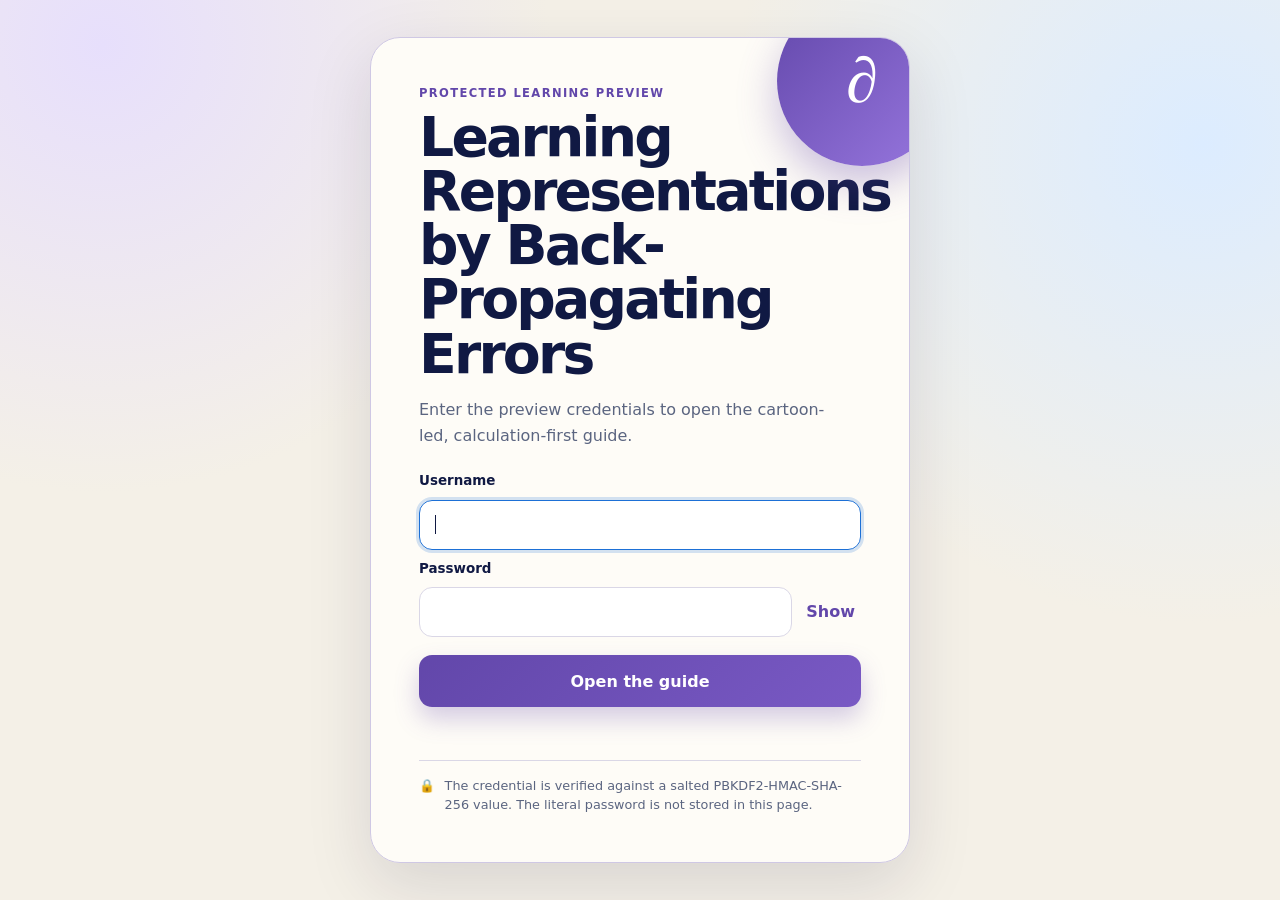
<file: index.html>
<!doctype html>
<html lang="en">
<head>
  <meta charset="utf-8">
  <meta name="viewport" content="width=device-width,initial-scale=1">
  <meta http-equiv="refresh" content="0;url=site/">
  <link rel="canonical" href="site/">
  <title>Learning Representations by Back-Propagating Errors</title>
</head>
<body><p><a href="site/">Open the illustrated learning guide</a></p></body>
</html>
</file>
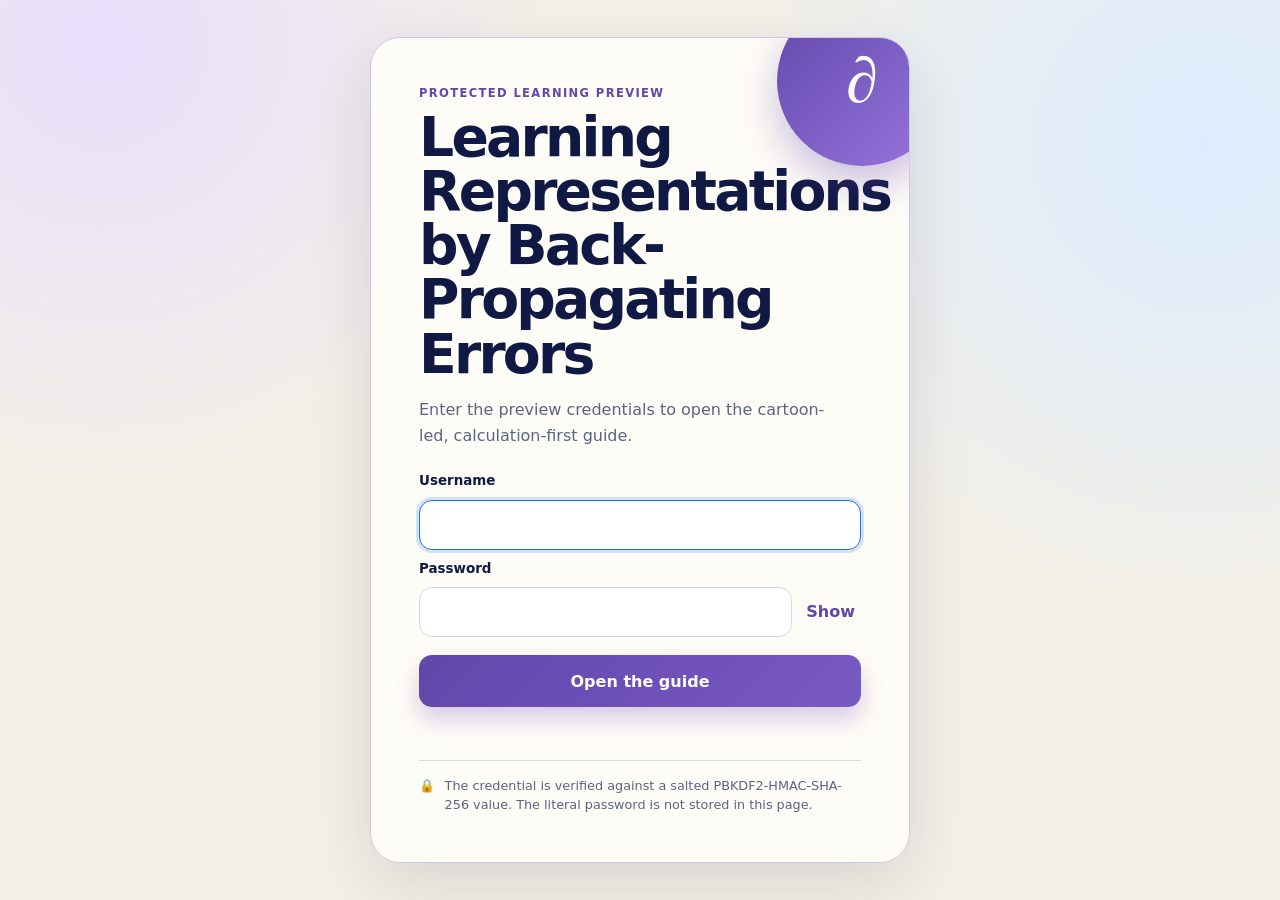
<file: site/index.html>
<!doctype html>
<html lang="en">
<head>
  <meta charset="utf-8">
  <meta name="viewport" content="width=device-width,initial-scale=1">
  <meta name="description" content="An illustrated guide to Learning Representations by Back-Propagating Errors.">
  <meta http-equiv="Content-Security-Policy" content="default-src 'self'; script-src 'self'; style-src 'self'; img-src 'self' data:; connect-src 'self'; object-src 'none'; base-uri 'none'; form-action 'self'">
  <title>Backpropagation, From the Ground Up</title>
  <link rel="stylesheet" href="./style.css">
  <link rel="stylesheet" href="./part3.css">
  <link rel="stylesheet" href="./visual-cards.css">
  <script src="./app.js" defer></script>
  <script src="./classification-consistency.js" defer></script>
  <script src="./visual-enhancements.js" defer></script>
</head>
<body>
  <section id="login" class="login">
    <div class="card">
      <div class="orb" aria-hidden="true">∂</div>
      <div class="eyebrow">Protected learning preview</div>
      <h1>Learning Representations by Back-Propagating Errors</h1>
      <p class="intro">Enter the preview credentials to open the cartoon-led, calculation-first guide.</p>
      <form id="form">
        <label for="user">Username</label>
        <input id="user" autocomplete="username" required>
        <label for="pass">Password</label>
        <div class="pw">
          <input id="pass" type="password" autocomplete="current-password" required>
          <button id="toggle" class="show" type="button">Show</button>
        </div>
        <button id="submit" class="primary" type="submit">Open the guide</button>
        <p id="status" class="status" role="status"></p>
      </form>
      <div class="security"><span>🔒</span><span>The credential is verified against a salted PBKDF2-HMAC-SHA-256 value. The literal password is not stored in this page.</span></div>
    </div>
  </section>

  <div id="app" hidden>
    <header class="top">
      <a class="brand" href="#home"><span class="mark">∂</span><span><strong>Backpropagation</strong><small>from the ground up</small></span></a>
      <button id="lock" class="lock">Lock guide</button>
    </header>
    <div class="layout">
      <aside class="side">
        <div class="eyebrow">Rumelhart, Hinton &amp; Williams · 1986</div>
        <p>Nine classification-focused lessons, runnable code, representation explorers, and gradient labs.</p>
        <nav id="nav" class="nav"></nav>
      </aside>
      <main id="main"></main>
    </div>
    <footer class="footer">Original educational companion. The paper itself is not reproduced.</footer>
  </div>
</body>
</html>
</file>
<file: site/style.css>
:root {
  --ink:#101943; --muted:#5b6580; --paper:#fffdf8; --canvas:#f4f0e7;
  --purple:#6247aa; --blue:#1d70d6; --teal:#0d8b83; --gold:#e5a928;
  --red:#cc4e55; --line:#dad7e6; --shadow:0 22px 65px rgba(30,24,65,.13);
}
* { box-sizing:border-box; }
html { scroll-behavior:smooth; }
body { margin:0; font-family:Inter,ui-sans-serif,system-ui,-apple-system,"Segoe UI",sans-serif; color:var(--ink); background:radial-gradient(circle at 8% 5%,#e7dffc 0,transparent 28rem),radial-gradient(circle at 94% 16%,#dcecff 0,transparent 30rem),var(--canvas); }
button,input { font:inherit; }
button { cursor:pointer; }
[hidden] { display:none!important; }
a { color:inherit; }
.eyebrow { color:var(--purple); font-size:.72rem; font-weight:850; letter-spacing:.12em; text-transform:uppercase; }
.login { min-height:100vh; display:grid; place-items:center; padding:1.25rem; }
.card { position:relative; width:min(540px,100%); overflow:hidden; padding:clamp(1.5rem,5vw,3rem); border:1px solid #cfc8e4; border-radius:30px; background:rgba(255,253,248,.95); box-shadow:var(--shadow); }
.orb { position:absolute; right:-38px; top:-42px; width:170px; height:170px; border-radius:50%; display:grid; place-items:center; color:#fff; font:700 4rem Georgia; background:linear-gradient(135deg,var(--purple),#9877df); box-shadow:0 18px 40px #6247aa55; }
.card h1 { max-width:430px; margin:.65rem 0 1rem; font-size:clamp(2rem,7vw,3.45rem); line-height:.98; letter-spacing:-.05em; }
.intro { max-width:430px; color:var(--muted); line-height:1.65; }
form { position:relative; z-index:2; display:grid; gap:.7rem; margin-top:1.5rem; }
label { font-size:.84rem; font-weight:800; }
input { width:100%; min-height:50px; padding:.8rem .95rem; border:1px solid var(--line); border-radius:13px; background:#fff; color:var(--ink); }
input:focus { outline:3px solid #1d70d630; border-color:var(--blue); }
.pw { display:grid; grid-template-columns:1fr auto; gap:.5rem; }
.show,.lock { border:0; background:transparent; color:var(--purple); font-weight:800; }
.primary { min-height:52px; margin-top:.45rem; border:0; border-radius:13px; color:#fff; font-weight:850; background:linear-gradient(135deg,var(--purple),#7959c4); box-shadow:0 12px 25px #6247aa44; }
.primary:disabled { opacity:.65; }
.status { min-height:1.3rem; margin:.1rem 0; color:var(--red); font-size:.88rem; font-weight:750; }
.security { display:flex; gap:.6rem; margin-top:1.1rem; padding-top:1rem; border-top:1px solid var(--line); color:var(--muted); font-size:.8rem; line-height:1.45; }
.top { position:sticky; top:0; z-index:20; display:flex; align-items:center; justify-content:space-between; min-height:68px; padding:.7rem clamp(1rem,4vw,3rem); border-bottom:1px solid #dad7e6cc; background:#fffdf8e8; backdrop-filter:blur(14px); }
.brand { display:flex; align-items:center; gap:.7rem; text-decoration:none; }
.mark { display:grid; place-items:center; width:42px; height:42px; border-radius:13px; color:#fff; font:700 1.7rem Georgia; background:var(--purple); }
.brand strong,.brand small { display:block; }
.brand small { color:var(--muted); }
.layout { display:grid; grid-template-columns:270px minmax(0,980px); gap:clamp(1rem,4vw,3rem); width:min(1340px,calc(100% - 2rem)); margin:2rem auto 5rem; align-items:start; }
.side { position:sticky; top:92px; }
.side p { color:var(--muted); font-size:.9rem; line-height:1.5; }
.nav { display:grid; gap:.45rem; }
.nav a { display:grid; grid-template-columns:34px 1fr; align-items:center; gap:.6rem; padding:.7rem; border:1px solid transparent; border-radius:13px; text-decoration:none; font-size:.88rem; font-weight:750; }
.nav a:hover { border-color:var(--line); background:#ffffffaa; }
.n { display:grid; place-items:center; width:32px; height:32px; border-radius:10px; color:var(--purple); background:#6247aa14; }
.hero,.chapter,.lab { scroll-margin-top:88px; margin-bottom:1.4rem; padding:clamp(1.15rem,4vw,2.5rem); border:1px solid var(--line); border-radius:24px; background:var(--paper); box-shadow:0 15px 48px #241d4a12; }
.hero { position:relative; overflow:hidden; padding:clamp(1.4rem,5vw,3.6rem); }
.hero:after { content:"∂"; position:absolute; right:-2rem; bottom:-5rem; color:#6247aa0d; font:700 20rem Georgia; }
.hero h1 { position:relative; max-width:800px; margin:.65rem 0 1rem; font-size:clamp(2.6rem,7vw,5.4rem); line-height:.96; letter-spacing:-.055em; }
.lead { max-width:740px; color:var(--muted); font-size:clamp(1rem,2vw,1.25rem); line-height:1.7; }
.pills { display:flex; flex-wrap:wrap; gap:.5rem; }
.pills span { padding:.48rem .7rem; border-radius:999px; color:var(--purple); background:#6247aa14; font-size:.82rem; font-weight:750; }
.heading { display:grid; grid-template-columns:auto 1fr; gap:1rem; }
.num { display:grid; place-items:center; width:48px; height:48px; border-radius:15px; color:#fff; background:var(--purple); font-weight:900; }
.kicker { color:var(--purple); font-size:.72rem; font-weight:850; letter-spacing:.1em; text-transform:uppercase; }
.heading h2 { margin:.2rem 0 .4rem; font-size:clamp(1.8rem,4vw,3rem); letter-spacing:-.035em; }
.summary { margin:0; color:var(--muted); line-height:1.6; }
.chapter>img { display:block; width:100%; height:auto; margin:1.4rem 0; border:1px solid var(--line); border-radius:18px; background:#f0edf6; }
.copy { color:#293451; font-size:1.01rem; line-height:1.75; }
.copy h3 { margin:1.5rem 0 .5rem; color:var(--ink); }
.copy p { margin:.72rem 0; }
.copy ul { padding-left:1.25rem; }
.copy li { margin:.4rem 0; }
.copy blockquote { margin:1rem 0; padding:.8rem 1rem; border-left:4px solid var(--gold); background:#fff7df; }
.copy pre { overflow:auto; padding:1rem; border-radius:13px; color:#f8f8ff; background:#171b37; }
.copy code { font-family:ui-monospace,SFMono-Regular,Menlo,monospace; }
.copy :not(pre)>code { padding:.12rem .32rem; border-radius:.3rem; color:#49347f; background:#eee9fb; }
.takeaways { display:grid; gap:.55rem; margin-top:1.2rem; padding:1rem; border-radius:15px; background:#f2f7ff; }
.takeaways div:before { content:"✓"; display:inline-grid; place-items:center; width:22px; height:22px; margin-right:.55rem; border-radius:50%; color:#fff; background:var(--teal); font-size:.72rem; font-weight:900; }
.data-story,.representation-story { margin:1.5rem 0; padding:clamp(1rem,3vw,1.5rem); border:1px solid #cfc8e4; border-radius:22px; background:linear-gradient(135deg,#f7f2ff,#eef7ff); }
.story-flow { display:grid; grid-template-columns:1fr auto 1.25fr auto 1fr; align-items:center; gap:.8rem; }
.story-card { min-height:150px; display:grid; align-content:center; justify-items:center; gap:.45rem; padding:1rem; border:1px solid #ded9ea; border-radius:18px; text-align:center; background:#fff; box-shadow:0 10px 28px #271c5510; }
.story-card .icon { font-size:2.5rem; }
.story-card strong { font-size:1.05rem; }
.story-card small { color:var(--muted); line-height:1.45; }
.arrow { color:var(--purple); font-size:2rem; font-weight:900; }
.feature-stack { width:100%; display:grid; gap:.38rem; }
.feature-chip { display:flex; justify-content:space-between; gap:.5rem; padding:.48rem .65rem; border-radius:10px; color:#24304e; background:#eef4ff; font-size:.78rem; }
.feature-chip b { color:var(--blue); }
.vector { font-family:ui-monospace,SFMono-Regular,Menlo,monospace; color:var(--purple); font-size:1.05rem; font-weight:850; }
.target-badge { padding:.48rem .7rem; border-radius:999px; color:#fff; background:var(--teal); font-weight:850; }
.definition-grid { display:grid; grid-template-columns:repeat(3,1fr); gap:.75rem; margin:1rem 0; }
.definition-grid.four { grid-template-columns:repeat(4,1fr); }
.definition { padding:1rem; border:1px solid var(--line); border-radius:15px; background:#fff; }
.definition b { display:block; margin-bottom:.3rem; color:var(--purple); }
.definition span { color:var(--muted); font-size:.9rem; line-height:1.5; }
.transform-flow { display:grid; grid-template-columns:1fr auto 1.45fr auto 1fr; align-items:center; gap:.75rem; }
.representation-box,.layer-box { min-height:155px; display:grid; align-content:center; gap:.55rem; padding:1rem; border:1px solid #d9d3e9; border-radius:18px; background:#fff; box-shadow:0 10px 28px #271c5510; }
.representation-box { text-align:center; justify-items:center; }
.representation-box strong { font-family:ui-monospace,SFMono-Regular,Menlo,monospace; color:var(--purple); }
.representation-box small,.layer-box small { color:var(--muted); line-height:1.45; }
.box-label { color:var(--purple); font-size:.7rem; font-weight:850; letter-spacing:.09em; text-transform:uppercase; }
.layer-box { gap:.45rem; }
.unit-card { display:grid; grid-template-columns:34px 1fr; align-items:center; gap:.5rem; padding:.55rem; border-radius:11px; background:#eef4ff; }
.unit-card b { display:grid; place-items:center; width:32px; height:32px; border-radius:50%; color:#fff; background:var(--blue); }
.unit-card code { overflow:auto; color:#2d3a5d; font-size:.73rem; }
.rep-lab { display:grid; grid-template-columns:1.4fr .8fr 1.2fr; gap:1rem; align-items:center; margin:1.2rem 0; padding:1rem; border:1px solid var(--line); border-radius:18px; background:#fff; }
.rep-lab h3 { margin:.25rem 0 .35rem; }
.rep-lab p { margin:0; color:var(--muted); font-size:.9rem; line-height:1.5; }
.rep-controls { display:grid; grid-template-columns:1fr 1fr; gap:.55rem; }
.rep-controls label { display:grid; gap:.25rem; color:var(--muted); font-size:.75rem; }
.rep-controls input { min-height:42px; }
.rep-results { display:grid; grid-template-columns:1fr 1fr; gap:.45rem; }
.rep-results div { display:grid; gap:.15rem; padding:.55rem .65rem; border-radius:10px; background:#f4f2fa; }
.rep-results span { color:var(--muted); font-size:.72rem; }
.rep-results strong { font-family:ui-monospace,SFMono-Regular,Menlo,monospace; font-size:.84rem; }
.space-comparison { display:grid; grid-template-columns:1fr auto 1fr; gap:1rem; align-items:center; margin-top:1rem; }
.space-panel { padding:1rem; border:1px solid var(--line); border-radius:18px; background:#fff; }
.space-panel h3 { margin:.25rem 0 .8rem; font-size:1rem; }
.space-panel small { display:block; margin-top:.65rem; color:var(--muted); line-height:1.45; }
.space-arrow { color:var(--purple); text-align:center; font-size:.75rem; font-weight:850; line-height:1.45; text-transform:uppercase; }
.mini-plot { position:relative; height:210px; border-left:2px solid #8791aa; border-bottom:2px solid #8791aa; border-radius:4px; background:linear-gradient(#eff4ff 1px,transparent 1px),linear-gradient(90deg,#eff4ff 1px,transparent 1px); background-size:25% 25%; }
.axis { position:absolute; color:var(--muted); font-size:.75rem; font-weight:800; }
.axis-x { right:.3rem; bottom:.25rem; }
.axis-y { left:.3rem; top:.3rem; }
.plot-point { position:absolute; transform:translate(-50%,-50%); display:grid; place-items:center; width:30px; height:30px; border:3px solid #fff; border-radius:50%; color:#fff; font-size:.72rem; font-weight:900; box-shadow:0 3px 8px #1b214944; }
.plot-point.zero { background:var(--purple); }
.plot-point.one { background:var(--gold); color:#3d2b00; }
.plot-point.point-lb { left:20%; top:76%; }
.plot-point.point-lt { left:20%; top:22%; }
.plot-point.point-rb { left:76%; top:76%; }
.plot-point.point-rt { left:76%; top:22%; }
.plot-point.point-hl1 { left:22%; top:30%; }
.plot-point.point-hl2 { left:25%; top:70%; }
.plot-point.point-hr1 { left:74%; top:32%; }
.plot-point.point-hr2 { left:79%; top:68%; }
.decision-boundary { position:absolute; left:50%; top:8%; bottom:8%; border-left:3px dashed var(--teal); }
.visual-note { margin:.85rem 0 0; padding:.75rem .9rem; border-left:4px solid var(--gold); border-radius:9px; color:#5e4b1d; background:#fff8e5; font-size:.82rem; line-height:1.5; }
.labgrid { display:grid; grid-template-columns:1fr 1.2fr; gap:1rem; margin-top:1rem; }
.controls,.results { padding:1rem; border:1px solid var(--line); border-radius:16px; background:#fff; }
.controls { display:grid; grid-template-columns:1fr 1fr; gap:.65rem; }
.controls label { display:grid; gap:.25rem; color:var(--muted); font-size:.76rem; }
.controls input { min-height:42px; }
.row { display:flex; justify-content:space-between; gap:1rem; padding:.58rem 0; border-bottom:1px dashed var(--line); }
.row:last-child { border:0; }
.row span { color:var(--muted); }
.row strong { font-family:ui-monospace,SFMono-Regular,Menlo,monospace; }
.equation { margin-top:1rem; padding:1rem; border-radius:14px; color:#fff; background:linear-gradient(135deg,#1b2149,#343d78); font-family:ui-monospace,SFMono-Regular,Menlo,monospace; line-height:1.65; }
.footer { text-align:center; padding:0 1rem 3rem; color:var(--muted); font-size:.86rem; }
@media(max-width:930px) {
  .layout { grid-template-columns:1fr; }
  .side { position:static; }
  .nav { display:flex; overflow:auto; }
  .nav a { min-width:165px; border-color:var(--line); background:#ffffff99; }
  .side>p,.side>.eyebrow { display:none; }
  .transform-flow { grid-template-columns:1fr; }
  .transform-flow>.arrow { transform:rotate(90deg); text-align:center; }
  .rep-lab { grid-template-columns:1fr; }
  .definition-grid.four { grid-template-columns:repeat(2,1fr); }
}
@media(max-width:760px) {
  .story-flow { grid-template-columns:1fr; }
  .arrow { transform:rotate(90deg); text-align:center; }
  .definition-grid { grid-template-columns:1fr; }
  .definition-grid.four { grid-template-columns:1fr; }
  .space-comparison { grid-template-columns:1fr; }
  .space-arrow { transform:rotate(90deg); padding:.5rem; }
}
@media(max-width:650px) {
  .orb { opacity:.25; }
  .brand small { display:none; }
  .heading { grid-template-columns:1fr; }
  .labgrid { grid-template-columns:1fr; }
  .controls,.rep-controls,.rep-results { grid-template-columns:1fr; }
}
</file>
<file: site/part3.css>
.learning-story { margin:1.5rem 0; padding:clamp(1rem,3vw,1.5rem); border:1px solid #cfc8e4; border-radius:22px; background:linear-gradient(135deg,#f6f1ff,#edf8ff); }
.motif-strip { display:grid; grid-template-columns:1fr auto 1fr auto 1fr auto 1.15fr; gap:.65rem; align-items:center; }
.motif-card { min-height:115px; display:grid; align-content:center; justify-items:center; gap:.35rem; padding:.8rem; border:1px solid #dad5e8; border-radius:16px; text-align:center; background:#fff; }
.motif-card>span { display:grid; place-items:center; width:28px; height:28px; border-radius:50%; color:#fff; background:var(--blue); font-size:.75rem; font-weight:900; }
.motif-card.accent { color:#fff; border-color:#49347f; background:linear-gradient(135deg,#49347f,#7656bd); }
.motif-card.accent>span { color:#49347f; background:#fff; }
.motif-card small { color:var(--muted); line-height:1.35; }
.motif-card.accent small { color:#efeaff; }
.motif-arrow { color:var(--purple); font-size:1.8rem; font-weight:900; }
.motif-arrow.backward { color:var(--gold); }
.training-board { display:grid; grid-template-columns:1.1fr .9fr; gap:1rem; margin:1.2rem 0; }
.training-copy,.training-plot-card { padding:1rem; border:1px solid var(--line); border-radius:18px; background:#fff; }
.training-copy h3 { margin:.3rem 0 .5rem; }
.training-copy>p { color:var(--muted); line-height:1.55; }
.training-actions { display:flex; flex-wrap:wrap; gap:.6rem; margin:1rem 0; }
.primary.compact { min-height:44px; margin:0; padding:.65rem .9rem; }
.secondary { min-height:44px; padding:.65rem .9rem; border:1px solid var(--line); border-radius:12px; color:var(--purple); background:#fff; font-weight:850; }
.training-metrics { display:grid; grid-template-columns:repeat(2,1fr); gap:.55rem; }
.training-metrics div { display:grid; gap:.18rem; padding:.65rem; border-radius:11px; background:#f4f2fa; }
.training-metrics span { color:var(--muted); font-size:.72rem; }
.training-metrics strong { font-family:ui-monospace,SFMono-Regular,Menlo,monospace; font-size:.84rem; }
.line-equation { display:grid; gap:.3rem; margin-top:.75rem; padding:.75rem; border-radius:12px; color:#fff; background:#1b2149; }
.line-equation span { color:#cbd3ff; font-size:.72rem; }
.line-equation code { overflow:auto; font-size:.83rem; }
.training-message { min-height:3em; margin-bottom:0; padding:.7rem .8rem; border-left:4px solid var(--teal); border-radius:9px; color:#275653!important; background:#edf9f7; font-size:.86rem; }
.training-plot-card { display:grid; align-content:start; gap:.6rem; }
.training-space { width:100%; min-height:300px; overflow:visible; }
.plot-bg { fill:#f7f9ff; stroke:#dbe2f5; stroke-width:.6; }
.plot-axis { stroke:#77829d; stroke-width:1.1; }
.svg-label,.svg-point-label { fill:#59647f; font:700 4px ui-sans-serif,system-ui,sans-serif; }
.svg-point-label { fill:#49347f; font-size:4.5px; }
.train-decision-line { stroke:var(--teal); stroke-width:1.8; stroke-dasharray:4 3; transition:all .45s ease; }
.train-point { fill:var(--purple); stroke:#fff; stroke-width:1.5; filter:drop-shadow(0 2px 2px #1b214955); transition:all .45s ease; }
.train-old-point { fill:none; stroke:#8e98ad; stroke-width:1.2; opacity:0; }
.train-old-point.is-visible { opacity:.75; }
.train-motion { stroke:var(--gold); stroke-width:1.3; stroke-dasharray:2 2; opacity:0; }
.train-motion.is-visible { opacity:1; }
.plot-legend { display:flex; flex-wrap:wrap; gap:.7rem; color:var(--muted); font-size:.72rem; }
.plot-legend span { display:flex; align-items:center; gap:.3rem; }
.plot-legend i { display:inline-block; width:12px; height:12px; border-radius:50%; }
.legend-current { background:var(--purple); }
.legend-old { border:2px solid #8e98ad; }
.legend-line { height:0!important; border-radius:0!important; border-top:2px dashed var(--teal); }
.gradient-story { display:grid; grid-template-columns:repeat(3,1fr); gap:.7rem; }
.gradient-story>div { display:grid; gap:.4rem; padding:.8rem; border:1px solid var(--line); border-radius:14px; background:#fff; }
.gradient-story strong { color:#34415f; font-size:.82rem; line-height:1.45; }
.phase { width:max-content; padding:.28rem .5rem; border-radius:999px; color:#fff; font-size:.67rem; font-weight:900; letter-spacing:.06em; text-transform:uppercase; }
.phase.forward { background:var(--blue); }
.phase.backward { background:var(--purple); }
.phase.update { background:var(--teal); }
@media(max-width:930px) {
  .motif-strip { grid-template-columns:1fr; }
  .motif-arrow { transform:rotate(90deg); text-align:center; }
  .training-board { grid-template-columns:1fr; }
}
@media(max-width:650px) {
  .training-metrics,.gradient-story { grid-template-columns:1fr; }
  .training-space { min-height:240px; }
}
@media(prefers-reduced-motion:reduce) {
  .train-decision-line,.train-point { transition:none; }
}
</file>
<file: site/visual-cards.css>
.classifier-architecture,
.concept-figure {
  margin: 1.35rem 0;
}

.classifier-architecture {
  overflow: hidden;
  border: 1px solid var(--line);
  border-radius: 22px;
  background: #fff;
  box-shadow: 0 15px 38px rgba(36, 29, 74, .10);
}

.classifier-architecture img {
  display: block;
  width: 100%;
  height: auto;
  background: #fff;
}

.classifier-architecture figcaption {
  padding: .9rem 1.1rem 1rem;
  border-top: 1px solid var(--line);
  color: var(--muted);
  font-size: .9rem;
  line-height: 1.55;
}

.classifier-architecture figcaption strong {
  color: var(--ink);
}

.concept-figure {
  overflow: hidden;
}

.concept-svg {
  display: block;
  width: 100%;
  height: auto;
  max-height: 470px;
  font-family: Inter, ui-sans-serif, system-ui, -apple-system, "Segoe UI", sans-serif;
}

.concept-bg {
  fill: #f8f6ff;
  stroke: #d4ccec;
  stroke-width: 2;
}

.concept-svg-flow .concept-bg { fill: #f1f7ff; stroke: #c5dcf4; }
.concept-svg-shape .concept-bg { fill: #f3fbf8; stroke: #bfe2d8; }
.concept-svg-classes .concept-bg { fill: #fff8e8; stroke: #ead293; }
.concept-accent { fill: var(--purple); }
.concept-svg-flow .concept-accent { fill: var(--blue); }
.concept-svg-shape .concept-accent { fill: var(--teal); }
.concept-svg-classes .concept-accent { fill: var(--gold); }

.concept-divider {
  stroke: #d8d3e8;
  stroke-width: 1.5;
}

.concept-label {
  fill: var(--purple);
  font-size: 17px;
  font-weight: 850;
  letter-spacing: 1.1px;
  text-transform: uppercase;
}

.concept-svg-flow .concept-label { fill: var(--blue); }
.concept-svg-shape .concept-label { fill: var(--teal); }
.concept-svg-classes .concept-label { fill: #9a6c00; }

.concept-line {
  fill: #253253;
  font-family: ui-monospace, SFMono-Regular, Menlo, Consolas, monospace;
  font-size: 22px;
  font-weight: 620;
}

.concept-phase {
  fill: var(--purple);
  font-family: Inter, ui-sans-serif, system-ui, sans-serif;
  font-size: 17px;
  font-weight: 900;
  letter-spacing: 1px;
}

.concept-arrow-line { fill: #224f82; }
.concept-result { fill: #176b63; font-weight: 760; }

.copy pre.runnable-code {
  position: relative;
  border: 1px solid #30385f;
  box-shadow: 0 12px 30px rgba(17, 22, 55, .16);
}

.copy pre.runnable-code::before {
  content: "RUNNABLE CODE";
  display: block;
  margin-bottom: .75rem;
  color: #aebbf4;
  font-family: Inter, ui-sans-serif, system-ui, sans-serif;
  font-size: .68rem;
  font-weight: 850;
  letter-spacing: .12em;
}

@media (max-width: 650px) {
  .concept-line { font-size: 20px; }
  .concept-label { font-size: 15px; }
  .classifier-architecture figcaption { font-size: .84rem; }
}

.beginner-glossary {
  margin: 1.35rem 0;
  padding: clamp(1rem, 3vw, 1.45rem);
  border: 1px solid #cec7e6;
  border-radius: 22px;
  background: linear-gradient(135deg, #faf7ff, #f2f8ff);
}

.beginner-glossary-heading h3 {
  margin: .25rem 0 .35rem;
  color: var(--ink);
}

.beginner-glossary-heading p {
  margin: 0;
  color: var(--muted);
  line-height: 1.55;
}

.beginner-term-grid {
  display: grid;
  grid-template-columns: repeat(2, minmax(0, 1fr));
  gap: .75rem;
  margin-top: 1rem;
}

.beginner-term {
  display: grid;
  grid-template-columns: 34px 1fr;
  gap: .7rem;
  padding: .9rem;
  border: 1px solid var(--line);
  border-radius: 15px;
  background: #fff;
}

.term-number {
  display: grid;
  place-items: center;
  width: 32px;
  height: 32px;
  border-radius: 50%;
  color: #fff;
  background: var(--purple);
  font-weight: 900;
}

.beginner-term strong {
  color: var(--purple);
}

.beginner-term p {
  margin: .28rem 0 0;
  color: var(--muted);
  font-size: .88rem;
  line-height: 1.5;
}

@media (max-width: 700px) {
  .beginner-term-grid { grid-template-columns: 1fr; }
}
</file>
